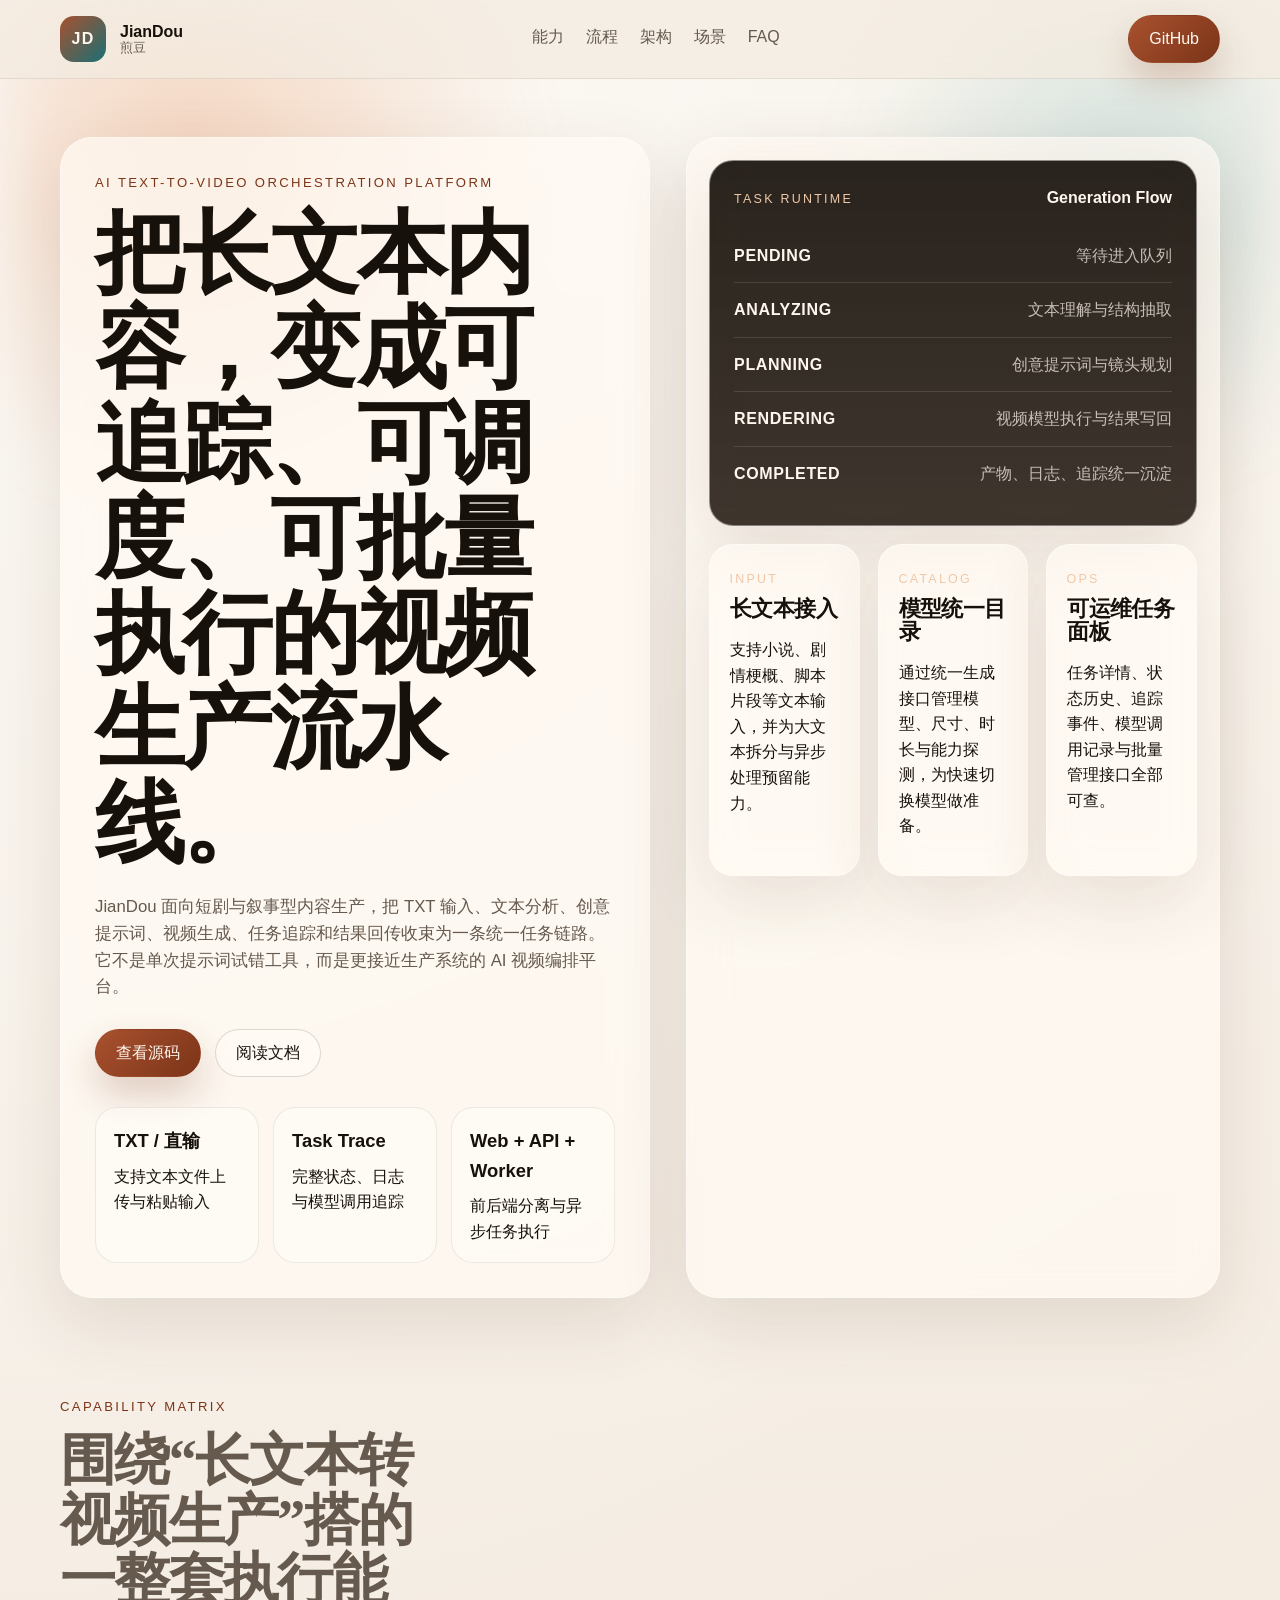
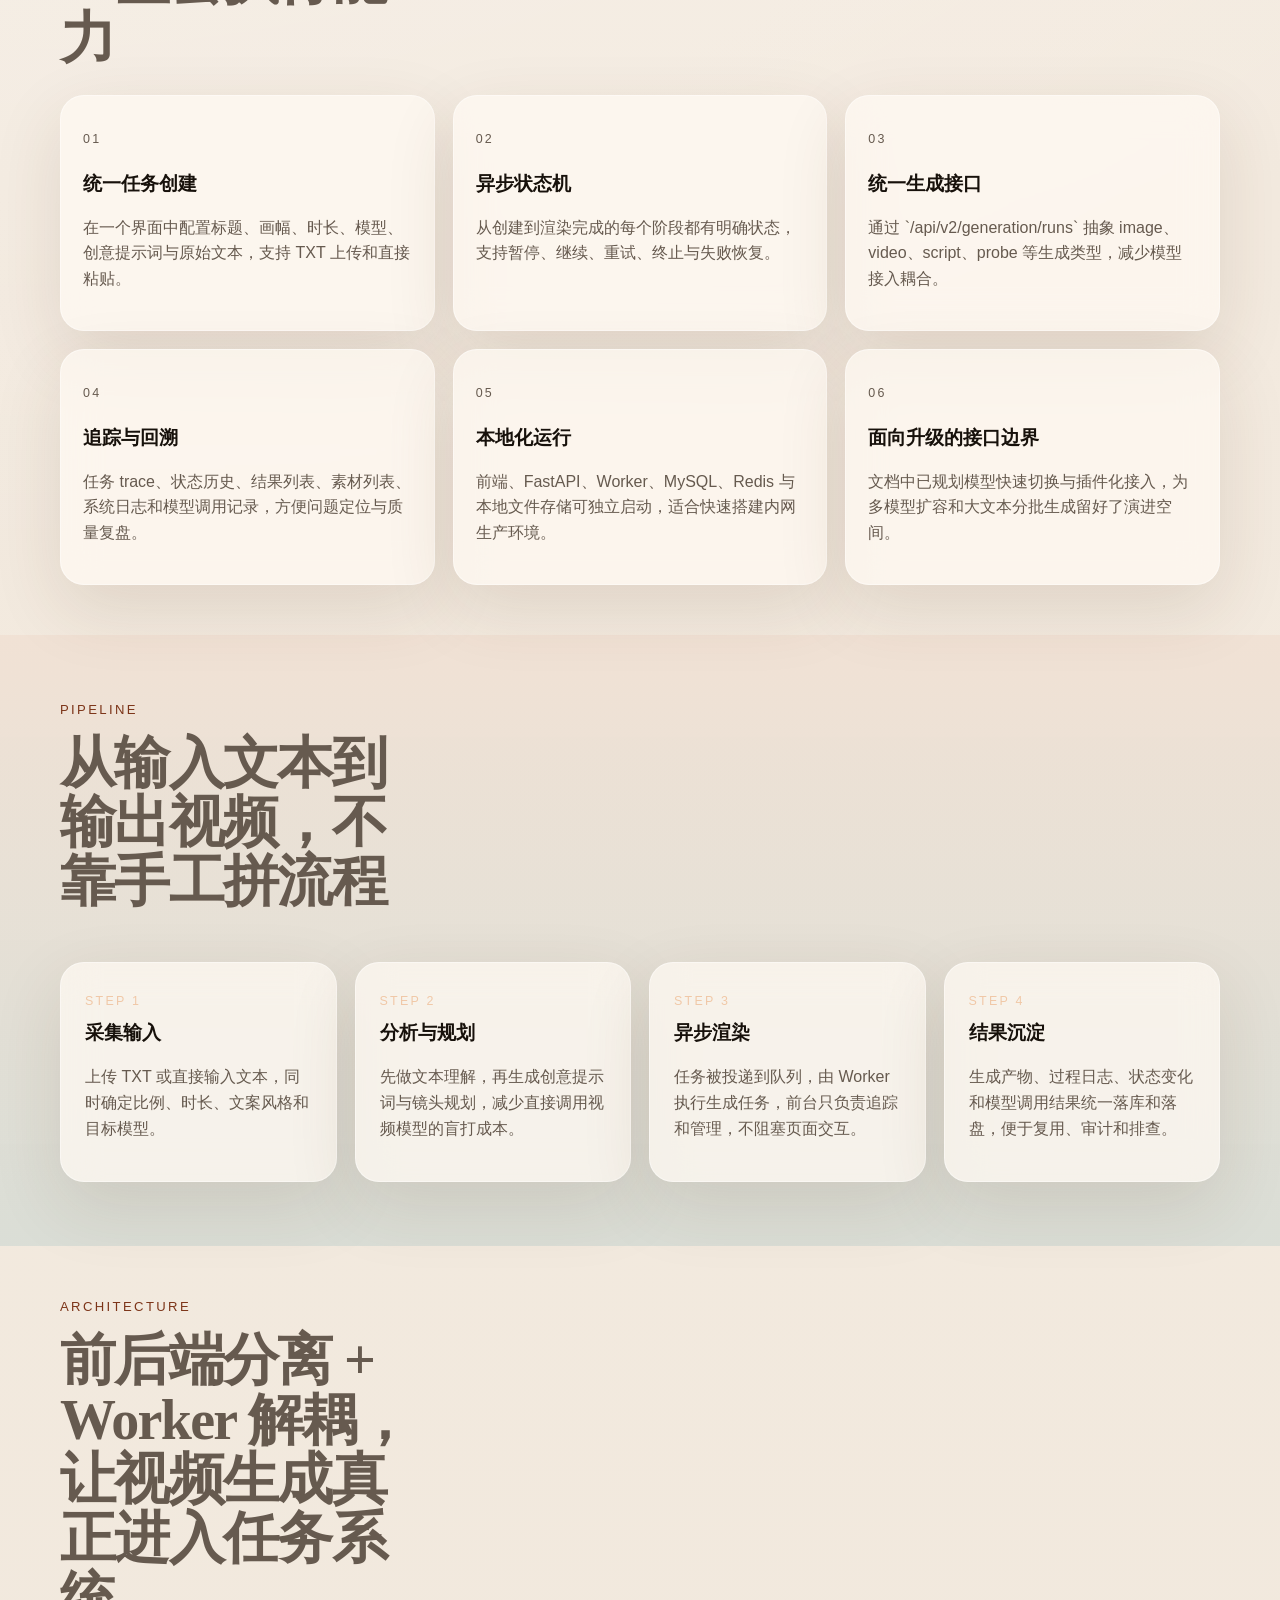
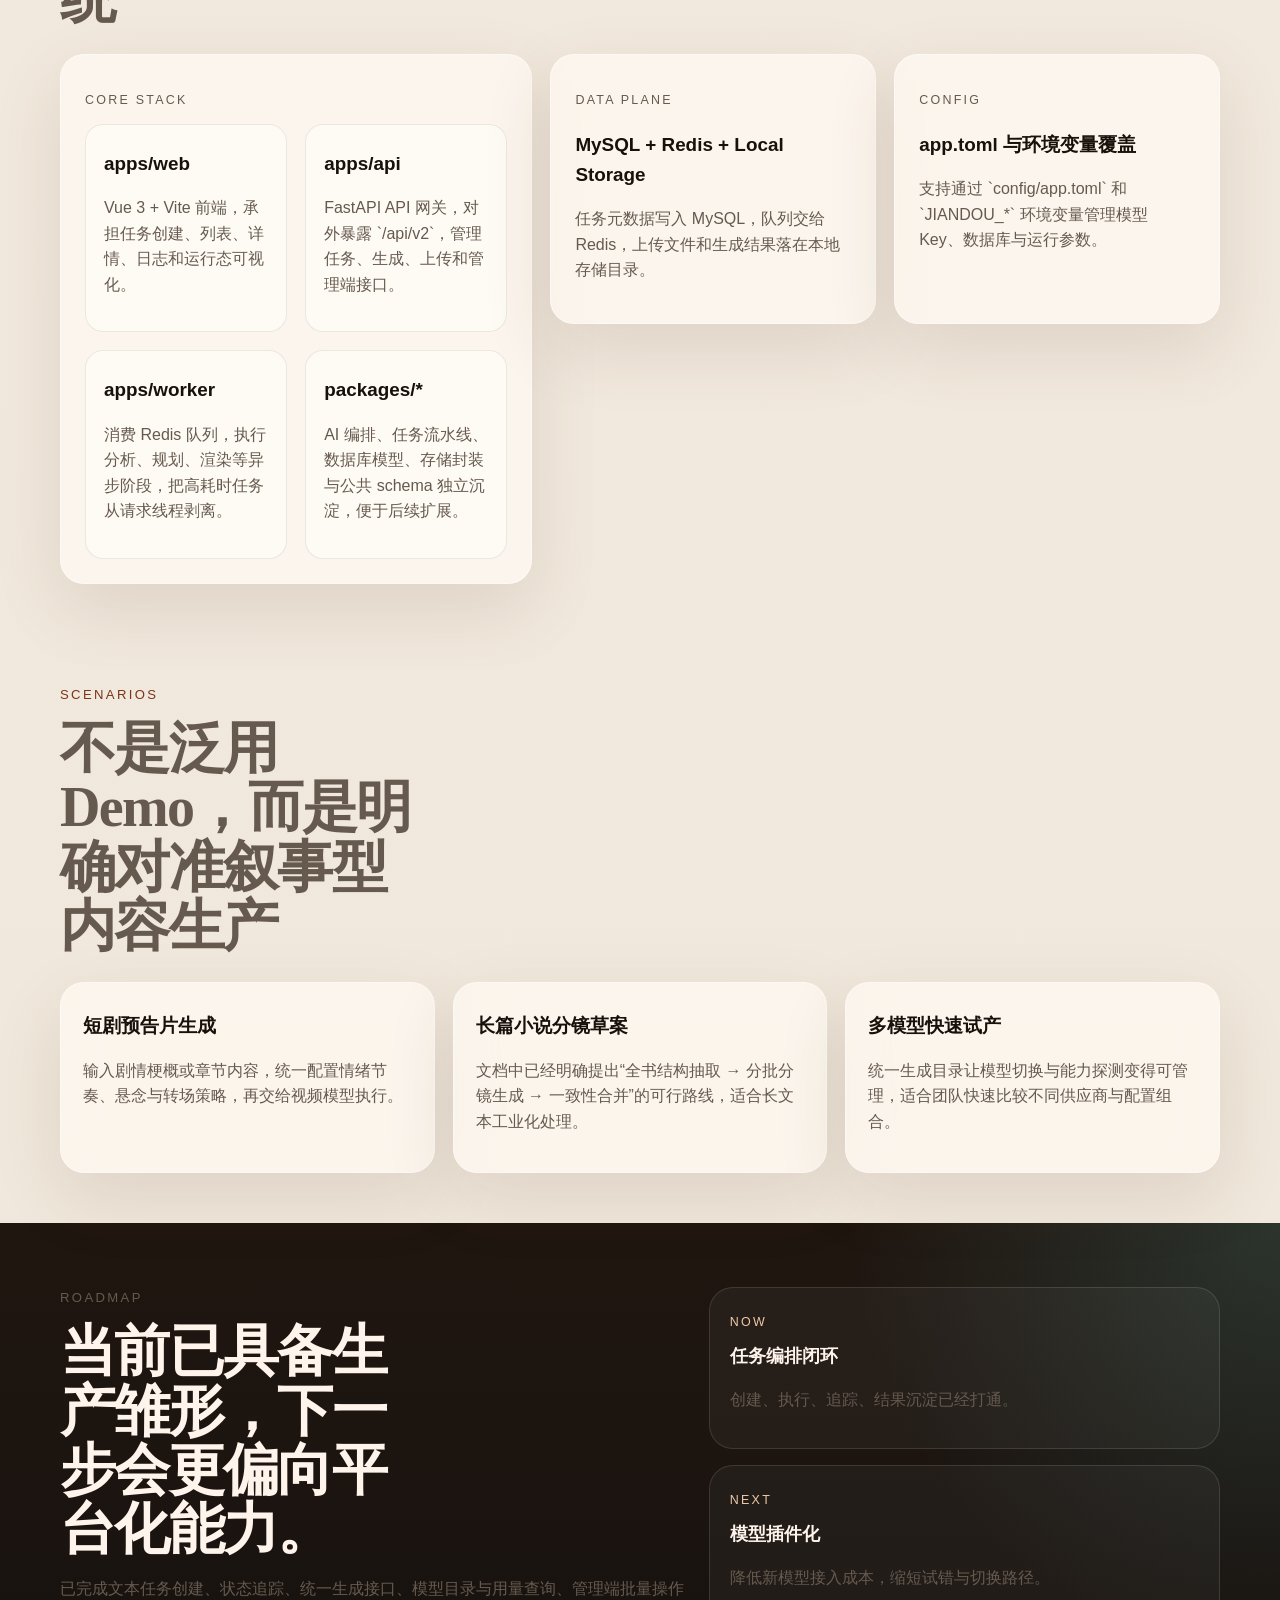
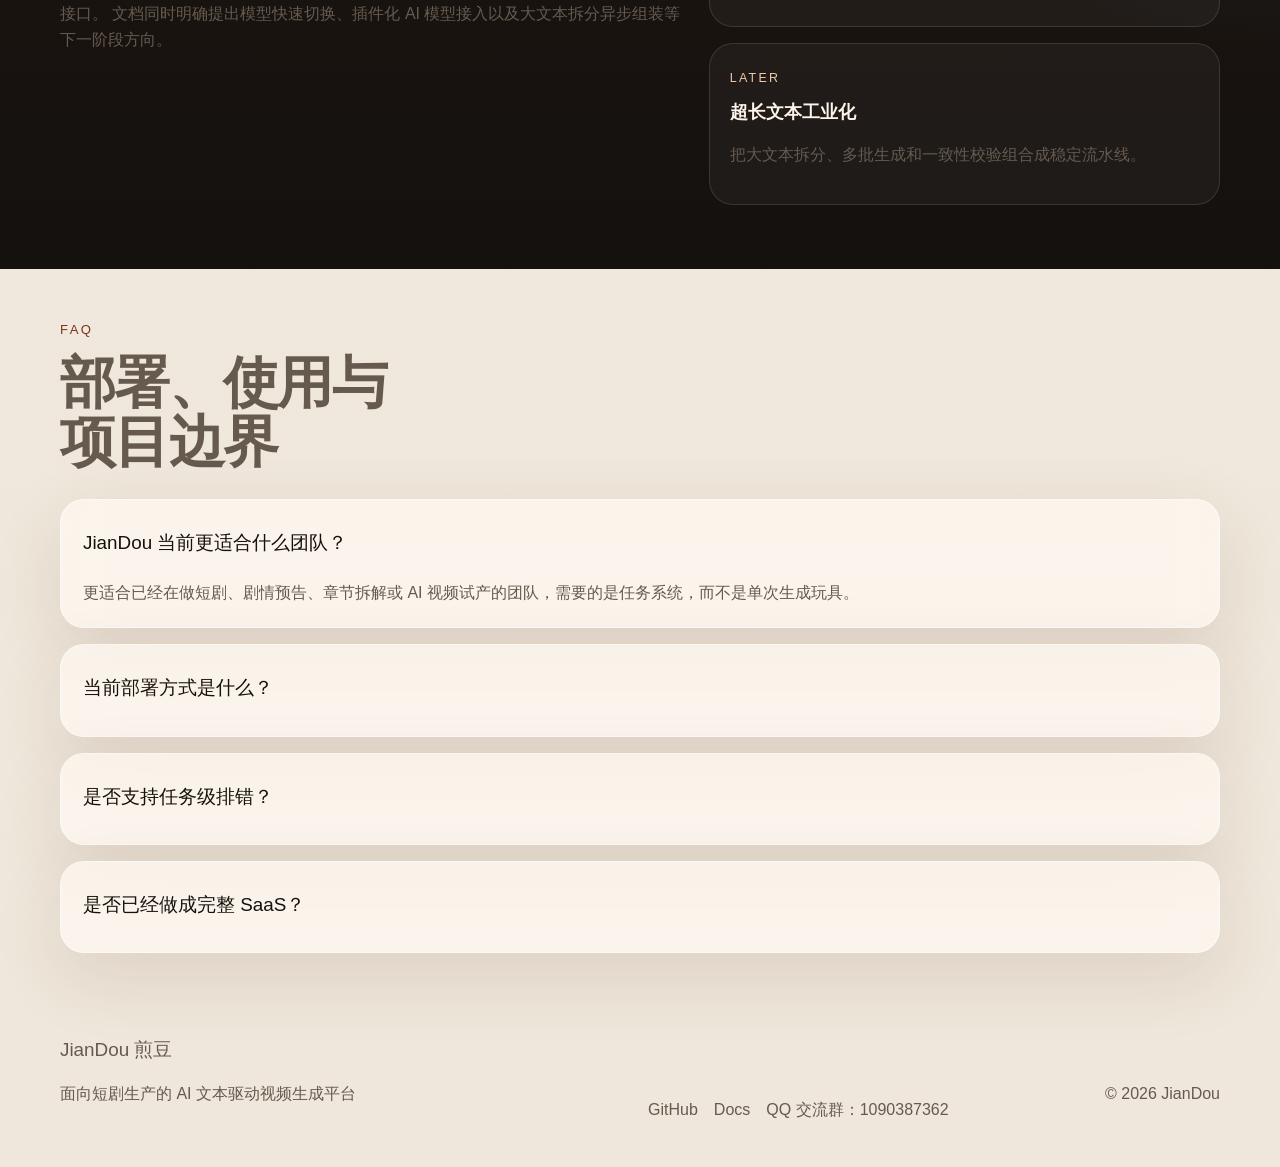
<file: index.html>
<!doctype html>
<html lang="zh-CN">
<head>
  <meta charset="utf-8">
  <meta name="viewport" content="width=device-width, initial-scale=1">
  <title>JianDou 煎豆 | 面向短剧生产的 AI 文本驱动视频生成平台</title>
  <meta
    name="description"
    content="JianDou 煎豆是一套面向短剧内容生产的 AI 文本驱动视频生成平台，支持长文本输入、任务编排、异步执行、统一模型接入与结果追踪。"
  >
  <meta name="theme-color" content="#f3eadf">
  <link rel="stylesheet" href="./styles.css">
  <script defer src="./script.js"></script>
</head>
<body>
  <div class="noise" aria-hidden="true"></div>
  <div class="halo halo--amber" aria-hidden="true"></div>
  <div class="halo halo--teal" aria-hidden="true"></div>

  <header class="site-header">
    <div class="container nav-wrap">
      <a class="brand" href="#top" aria-label="JianDou 首页">
        <span class="brand__mark">JD</span>
        <span class="brand__text">
          <strong>JianDou</strong>
          <span>煎豆</span>
        </span>
      </a>
      <nav class="site-nav" aria-label="主导航">
        <a href="#capability">能力</a>
        <a href="#pipeline">流程</a>
        <a href="#architecture">架构</a>
        <a href="#scenarios">场景</a>
        <a href="#faq">FAQ</a>
      </nav>
      <a class="nav-cta" href="https://github.com/imi4u36d/JianDou" target="_blank" rel="noreferrer">GitHub</a>
    </div>
  </header>

  <main id="top">
    <section class="hero container">
      <div class="hero__copy" data-reveal>
        <p class="eyebrow">AI Text-to-Video Orchestration Platform</p>
        <h1>把长文本内容，变成可追踪、可调度、可批量执行的视频生产流水线。</h1>
        <p class="hero__desc">
          JianDou 面向短剧与叙事型内容生产，把 TXT 输入、文本分析、创意提示词、视频生成、任务追踪和结果回传收束为一条统一任务链路。
          它不是单次提示词试错工具，而是更接近生产系统的 AI 视频编排平台。
        </p>
        <div class="hero__actions">
          <a class="btn btn--primary" href="https://github.com/imi4u36d/JianDou" target="_blank" rel="noreferrer">查看源码</a>
          <a class="btn btn--ghost" href="https://github.com/imi4u36d/JianDou/tree/main/docs" target="_blank" rel="noreferrer">阅读文档</a>
        </div>
        <ul class="hero__stats" aria-label="关键指标">
          <li>
            <strong>TXT / 直输</strong>
            <span>支持文本文件上传与粘贴输入</span>
          </li>
          <li>
            <strong>Task Trace</strong>
            <span>完整状态、日志与模型调用追踪</span>
          </li>
          <li>
            <strong>Web + API + Worker</strong>
            <span>前后端分离与异步任务执行</span>
          </li>
        </ul>
      </div>

      <div class="hero__stage" data-reveal>
        <div class="stage-card stage-card--primary">
          <div class="stage-card__top">
            <span>Task Runtime</span>
            <strong>Generation Flow</strong>
          </div>
          <ol class="task-flow" aria-label="任务状态流">
            <li><span>PENDING</span><em>等待进入队列</em></li>
            <li><span>ANALYZING</span><em>文本理解与结构抽取</em></li>
            <li><span>PLANNING</span><em>创意提示词与镜头规划</em></li>
            <li><span>RENDERING</span><em>视频模型执行与结果写回</em></li>
            <li><span>COMPLETED</span><em>产物、日志、追踪统一沉淀</em></li>
          </ol>
        </div>
        <div class="stage-grid">
          <article class="stage-card">
            <span class="stage-kicker">INPUT</span>
            <h2>长文本接入</h2>
            <p>支持小说、剧情梗概、脚本片段等文本输入，并为大文本拆分与异步处理预留能力。</p>
          </article>
          <article class="stage-card">
            <span class="stage-kicker">CATALOG</span>
            <h2>模型统一目录</h2>
            <p>通过统一生成接口管理模型、尺寸、时长与能力探测，为快速切换模型做准备。</p>
          </article>
          <article class="stage-card">
            <span class="stage-kicker">OPS</span>
            <h2>可运维任务面板</h2>
            <p>任务详情、状态历史、追踪事件、模型调用记录与批量管理接口全部可查。</p>
          </article>
        </div>
      </div>
    </section>

    <section id="capability" class="section container">
      <div class="section__head" data-reveal>
        <p class="eyebrow">Capability Matrix</p>
        <h2>围绕“长文本转视频生产”搭的一整套执行能力</h2>
      </div>
      <div class="cards cards--three">
        <article class="card card--feature" data-reveal>
          <p class="card__index">01</p>
          <h3>统一任务创建</h3>
          <p>在一个界面中配置标题、画幅、时长、模型、创意提示词与原始文本，支持 TXT 上传和直接粘贴。</p>
        </article>
        <article class="card card--feature" data-reveal>
          <p class="card__index">02</p>
          <h3>异步状态机</h3>
          <p>从创建到渲染完成的每个阶段都有明确状态，支持暂停、继续、重试、终止与失败恢复。</p>
        </article>
        <article class="card card--feature" data-reveal>
          <p class="card__index">03</p>
          <h3>统一生成接口</h3>
          <p>通过 `/api/v2/generation/runs` 抽象 image、video、script、probe 等生成类型，减少模型接入耦合。</p>
        </article>
        <article class="card card--feature" data-reveal>
          <p class="card__index">04</p>
          <h3>追踪与回溯</h3>
          <p>任务 trace、状态历史、结果列表、素材列表、系统日志和模型调用记录，方便问题定位与质量复盘。</p>
        </article>
        <article class="card card--feature" data-reveal>
          <p class="card__index">05</p>
          <h3>本地化运行</h3>
          <p>前端、FastAPI、Worker、MySQL、Redis 与本地文件存储可独立启动，适合快速搭建内网生产环境。</p>
        </article>
        <article class="card card--feature" data-reveal>
          <p class="card__index">06</p>
          <h3>面向升级的接口边界</h3>
          <p>文档中已规划模型快速切换与插件化接入，为多模型扩容和大文本分批生成留好了演进空间。</p>
        </article>
      </div>
    </section>

    <section id="pipeline" class="section section--accent">
      <div class="container pipeline-wrap">
        <div class="section__head" data-reveal>
          <p class="eyebrow">Pipeline</p>
          <h2>从输入文本到输出视频，不靠手工拼流程</h2>
        </div>
        <div class="pipeline-grid">
          <article class="pipeline-step" data-reveal>
            <span>Step 1</span>
            <h3>采集输入</h3>
            <p>上传 TXT 或直接输入文本，同时确定比例、时长、文案风格和目标模型。</p>
          </article>
          <article class="pipeline-step" data-reveal>
            <span>Step 2</span>
            <h3>分析与规划</h3>
            <p>先做文本理解，再生成创意提示词与镜头规划，减少直接调用视频模型的盲打成本。</p>
          </article>
          <article class="pipeline-step" data-reveal>
            <span>Step 3</span>
            <h3>异步渲染</h3>
            <p>任务被投递到队列，由 Worker 执行生成任务，前台只负责追踪和管理，不阻塞页面交互。</p>
          </article>
          <article class="pipeline-step" data-reveal>
            <span>Step 4</span>
            <h3>结果沉淀</h3>
            <p>生成产物、过程日志、状态变化和模型调用结果统一落库和落盘，便于复用、审计和排查。</p>
          </article>
        </div>
      </div>
    </section>

    <section id="architecture" class="section container">
      <div class="section__head" data-reveal>
        <p class="eyebrow">Architecture</p>
        <h2>前后端分离 + Worker 解耦，让视频生成真正进入任务系统</h2>
      </div>
      <div class="architecture-layout">
        <article class="arch-panel arch-panel--wide" data-reveal>
          <p class="arch-label">Core Stack</p>
          <div class="arch-matrix">
            <div>
              <h3>apps/web</h3>
              <p>Vue 3 + Vite 前端，承担任务创建、列表、详情、日志和运行态可视化。</p>
            </div>
            <div>
              <h3>apps/api</h3>
              <p>FastAPI API 网关，对外暴露 `/api/v2`，管理任务、生成、上传和管理端接口。</p>
            </div>
            <div>
              <h3>apps/worker</h3>
              <p>消费 Redis 队列，执行分析、规划、渲染等异步阶段，把高耗时任务从请求线程剥离。</p>
            </div>
            <div>
              <h3>packages/*</h3>
              <p>AI 编排、任务流水线、数据库模型、存储封装与公共 schema 独立沉淀，便于后续扩展。</p>
            </div>
          </div>
        </article>
        <article class="arch-panel" data-reveal>
          <p class="arch-label">Data Plane</p>
          <h3>MySQL + Redis + Local Storage</h3>
          <p>任务元数据写入 MySQL，队列交给 Redis，上传文件和生成结果落在本地存储目录。</p>
        </article>
        <article class="arch-panel" data-reveal>
          <p class="arch-label">Config</p>
          <h3>app.toml 与环境变量覆盖</h3>
          <p>支持通过 `config/app.toml` 和 `JIANDOU_*` 环境变量管理模型 Key、数据库与运行参数。</p>
        </article>
      </div>
    </section>

    <section id="scenarios" class="section container">
      <div class="section__head" data-reveal>
        <p class="eyebrow">Scenarios</p>
        <h2>不是泛用 Demo，而是明确对准叙事型内容生产</h2>
      </div>
      <div class="cards cards--three">
        <article class="card" data-reveal>
          <h3>短剧预告片生成</h3>
          <p>输入剧情梗概或章节内容，统一配置情绪节奏、悬念与转场策略，再交给视频模型执行。</p>
        </article>
        <article class="card" data-reveal>
          <h3>长篇小说分镜草案</h3>
          <p>文档中已经明确提出“全书结构抽取 → 分批分镜生成 → 一致性合并”的可行路线，适合长文本工业化处理。</p>
        </article>
        <article class="card" data-reveal>
          <h3>多模型快速试产</h3>
          <p>统一生成目录让模型切换与能力探测变得可管理，适合团队快速比较不同供应商与配置组合。</p>
        </article>
      </div>
    </section>

    <section class="section section--dark">
      <div class="container split-callout">
        <div data-reveal>
          <p class="eyebrow">Roadmap</p>
          <h2>当前已具备生产雏形，下一步会更偏向平台化能力。</h2>
          <p>
            已完成文本任务创建、状态追踪、统一生成接口、模型目录与用量查询、管理端批量操作接口。
            文档同时明确提出模型快速切换、插件化 AI 模型接入以及大文本拆分异步组装等下一阶段方向。
          </p>
        </div>
        <div class="milestones" data-reveal>
          <article>
            <span>Now</span>
            <strong>任务编排闭环</strong>
            <p>创建、执行、追踪、结果沉淀已经打通。</p>
          </article>
          <article>
            <span>Next</span>
            <strong>模型插件化</strong>
            <p>降低新模型接入成本，缩短试错与切换路径。</p>
          </article>
          <article>
            <span>Later</span>
            <strong>超长文本工业化</strong>
            <p>把大文本拆分、多批生成和一致性校验组合成稳定流水线。</p>
          </article>
        </div>
      </div>
    </section>

    <section id="faq" class="section container">
      <div class="section__head" data-reveal>
        <p class="eyebrow">FAQ</p>
        <h2>部署、使用与项目边界</h2>
      </div>
      <div class="faq-list">
        <details class="faq-item card" data-reveal open>
          <summary>JianDou 当前更适合什么团队？</summary>
          <p>更适合已经在做短剧、剧情预告、章节拆解或 AI 视频试产的团队，需要的是任务系统，而不是单次生成玩具。</p>
        </details>
        <details class="faq-item card" data-reveal>
          <summary>当前部署方式是什么？</summary>
          <p>文档支持 Docker Compose 和本地直跑两种模式。项目说明里同时提示：当前阶段更建议本地开发模式启动，稳定后再发 Docker 版本。</p>
        </details>
        <details class="faq-item card" data-reveal>
          <summary>是否支持任务级排错？</summary>
          <p>支持。任务详情、trace、状态历史、模型调用记录、日志和结果列表都能帮助定位问题与回溯过程。</p>
        </details>
        <details class="faq-item card" data-reveal>
          <summary>是否已经做成完整 SaaS？</summary>
          <p>还没有。当前更准确的定位是一个面向内容生产场景的 AI 视频生成平台工程基础盘，已经具备持续扩展能力。</p>
        </details>
      </div>
    </section>
  </main>

  <footer class="site-footer">
    <div class="container footer-wrap">
      <div>
        <p class="footer-title">JianDou 煎豆</p>
        <p>面向短剧生产的 AI 文本驱动视频生成平台</p>
      </div>
      <div class="footer-links">
        <a href="https://github.com/imi4u36d/JianDou" target="_blank" rel="noreferrer">GitHub</a>
        <a href="https://github.com/imi4u36d/JianDou/tree/main/docs" target="_blank" rel="noreferrer">Docs</a>
        <span>QQ 交流群：1090387362</span>
      </div>
      <p>© <span id="year"></span> JianDou</p>
    </div>
  </footer>
</body>
</html>
</file>
<file: styles.css>
:root {
  --bg: #f3eadf;
  --bg-strong: #efe2d4;
  --surface: rgba(255, 250, 243, 0.72);
  --surface-strong: rgba(255, 248, 238, 0.9);
  --surface-dark: #171717;
  --text: #17110b;
  --muted: #665a4f;
  --line: rgba(23, 17, 11, 0.12);
  --accent: #a8512f;
  --accent-deep: #7c3418;
  --accent-soft: #f0c8a7;
  --teal: #1b6f74;
  --shadow: 0 24px 70px rgba(83, 50, 28, 0.12);
  --radius-xl: 32px;
  --radius-lg: 24px;
  --radius-md: 18px;
  --container: min(1160px, calc(100vw - 40px));
  --serif: "Iowan Old Style", "Palatino Linotype", "Book Antiqua", "Noto Serif SC", "Songti SC", serif;
  --sans: "Avenir Next", "PingFang SC", "Hiragino Sans GB", "Microsoft YaHei", sans-serif;
}

* {
  box-sizing: border-box;
}

html {
  scroll-behavior: smooth;
}

body {
  margin: 0;
  color: var(--text);
  font-family: var(--sans);
  background:
    radial-gradient(circle at top left, rgba(255, 255, 255, 0.5), transparent 36%),
    linear-gradient(180deg, #f8f2e9 0%, #f3eadf 30%, #efe7db 100%);
  line-height: 1.6;
}

a {
  color: inherit;
  text-decoration: none;
}

button,
input,
textarea,
select {
  font: inherit;
}

.noise,
.halo {
  pointer-events: none;
  position: fixed;
  inset: 0;
  z-index: -2;
}

.noise {
  opacity: 0.08;
  background-image:
    linear-gradient(0deg, transparent 24%, rgba(0, 0, 0, 0.06) 25%, transparent 26%),
    linear-gradient(90deg, transparent 24%, rgba(0, 0, 0, 0.05) 25%, transparent 26%);
  background-size: 12px 12px;
}

.halo {
  z-index: -1;
  filter: blur(30px);
}

.halo--amber {
  background: radial-gradient(circle at 15% 18%, rgba(234, 157, 109, 0.38), transparent 26%);
}

.halo--teal {
  background: radial-gradient(circle at 88% 22%, rgba(36, 137, 142, 0.18), transparent 22%);
}

.container {
  width: var(--container);
  margin: 0 auto;
}

.site-header {
  position: sticky;
  top: 0;
  z-index: 20;
  backdrop-filter: blur(16px);
  background: rgba(243, 234, 223, 0.72);
  border-bottom: 1px solid rgba(23, 17, 11, 0.08);
}

.nav-wrap {
  display: flex;
  align-items: center;
  justify-content: space-between;
  gap: 24px;
  min-height: 78px;
}

.brand {
  display: inline-flex;
  align-items: center;
  gap: 14px;
}

.brand__mark {
  display: inline-grid;
  place-items: center;
  width: 46px;
  height: 46px;
  border-radius: 14px;
  background: linear-gradient(135deg, var(--accent), var(--teal));
  color: #fff6ee;
  font-weight: 700;
  letter-spacing: 0.08em;
}

.brand__text {
  display: grid;
  line-height: 1.05;
}

.brand__text strong {
  font-size: 1rem;
}

.brand__text span {
  color: var(--muted);
  font-size: 0.82rem;
}

.site-nav {
  display: inline-flex;
  align-items: center;
  gap: 22px;
  color: var(--muted);
}

.site-nav a {
  position: relative;
  padding-bottom: 4px;
}

.site-nav a::after {
  content: "";
  position: absolute;
  left: 0;
  bottom: 0;
  width: 100%;
  height: 1px;
  background: currentColor;
  transform: scaleX(0);
  transform-origin: left;
  transition: transform 180ms ease;
}

.site-nav a:hover::after,
.site-nav a:focus-visible::after {
  transform: scaleX(1);
}

.nav-cta,
.btn {
  display: inline-flex;
  align-items: center;
  justify-content: center;
  min-height: 48px;
  padding: 0 20px;
  border-radius: 999px;
  border: 1px solid transparent;
  transition: transform 180ms ease, box-shadow 180ms ease, border-color 180ms ease, background 180ms ease;
}

.nav-cta,
.btn--primary {
  background: linear-gradient(135deg, var(--accent), var(--accent-deep));
  color: #fff8f0;
  box-shadow: 0 18px 36px rgba(124, 52, 24, 0.22);
}

.btn--ghost {
  background: rgba(255, 250, 244, 0.65);
  border-color: rgba(23, 17, 11, 0.14);
}

.nav-cta:hover,
.btn:hover {
  transform: translateY(-2px);
}

.hero {
  display: grid;
  grid-template-columns: minmax(0, 1.05fr) minmax(0, 0.95fr);
  gap: 36px;
  padding: 58px 0 48px;
}

.hero__copy,
.hero__stage,
.card,
.stage-card,
.arch-panel,
.pipeline-step,
.faq-item {
  background: var(--surface);
  border: 1px solid rgba(255, 255, 255, 0.44);
  box-shadow: var(--shadow);
  backdrop-filter: blur(18px);
}

.hero__copy {
  padding: 34px;
  border-radius: var(--radius-xl);
}

.eyebrow {
  margin: 0 0 14px;
  color: var(--accent-deep);
  font-size: 0.82rem;
  letter-spacing: 0.18em;
  text-transform: uppercase;
}

h1,
h2 {
  margin: 0;
  font-family: var(--serif);
  line-height: 1.06;
  letter-spacing: -0.03em;
}

h1 {
  font-size: clamp(2.9rem, 7vw, 5.8rem);
  max-width: 12ch;
}

h2 {
  font-size: clamp(2rem, 4.4vw, 3.5rem);
  max-width: 13ch;
}

.hero__desc,
.section__head,
.card p,
.arch-panel p,
.pipeline-step p,
.faq-item p,
.split-callout p {
  color: var(--muted);
}

.hero__desc {
  margin: 22px 0 0;
  max-width: 58ch;
  font-size: 1.05rem;
}

.hero__actions {
  display: flex;
  flex-wrap: wrap;
  gap: 14px;
  margin-top: 28px;
}

.hero__stats {
  display: grid;
  grid-template-columns: repeat(3, minmax(0, 1fr));
  gap: 14px;
  margin: 30px 0 0;
  padding: 0;
  list-style: none;
}

.hero__stats li {
  padding: 18px;
  border-radius: 22px;
  background: rgba(255, 252, 247, 0.58);
  border: 1px solid rgba(23, 17, 11, 0.08);
}

.hero__stats strong {
  display: block;
  margin-bottom: 8px;
  font-size: 1.15rem;
}

.hero__stage {
  padding: 22px;
  border-radius: var(--radius-xl);
}

.stage-card {
  padding: 20px;
  border-radius: var(--radius-lg);
}

.stage-card--primary {
  padding: 24px;
  margin-bottom: 18px;
  background: linear-gradient(180deg, rgba(23, 17, 11, 0.92), rgba(36, 26, 18, 0.88));
  color: #fff6ee;
}

.stage-card__top {
  display: flex;
  align-items: baseline;
  justify-content: space-between;
  gap: 16px;
  margin-bottom: 18px;
}

.stage-card__top span,
.stage-kicker,
.arch-label,
.card__index,
.pipeline-step span,
.milestones span {
  display: inline-block;
  color: var(--accent-soft);
  font-size: 0.78rem;
  letter-spacing: 0.18em;
  text-transform: uppercase;
}

.task-flow {
  margin: 0;
  padding: 0;
  list-style: none;
}

.task-flow li {
  display: flex;
  justify-content: space-between;
  gap: 14px;
  padding: 14px 0;
  border-bottom: 1px solid rgba(255, 255, 255, 0.12);
}

.task-flow li:last-child {
  border-bottom: 0;
}

.task-flow span {
  font-weight: 700;
  letter-spacing: 0.04em;
}

.task-flow em {
  font-style: normal;
  color: rgba(255, 246, 238, 0.72);
}

.stage-grid {
  display: grid;
  grid-template-columns: repeat(3, minmax(0, 1fr));
  gap: 18px;
}

.stage-grid h2,
.stage-card h2 {
  margin-top: 8px;
  font-size: 1.35rem;
  max-width: none;
}

.section {
  padding: 50px 0;
}

.section--accent {
  padding: 64px 0;
  background:
    linear-gradient(180deg, rgba(211, 133, 89, 0.11), rgba(36, 111, 116, 0.12)),
    rgba(255, 255, 255, 0.18);
}

.section--dark {
  padding: 64px 0;
  background:
    radial-gradient(circle at top right, rgba(87, 159, 152, 0.22), transparent 30%),
    linear-gradient(180deg, #201610 0%, #14110f 100%);
  color: #fff4eb;
}

.section__head {
  margin-bottom: 26px;
}

.cards {
  display: grid;
  gap: 18px;
}

.cards--three {
  grid-template-columns: repeat(3, minmax(0, 1fr));
}

.card {
  padding: 22px;
  border-radius: var(--radius-lg);
}

.card__index {
  color: var(--accent);
}

.card h3,
.pipeline-step h3,
.arch-panel h3,
.faq-item summary,
.footer-title {
  margin: 6px 0 10px;
  font-size: 1.18rem;
}

.pipeline-wrap {
  display: grid;
  gap: 24px;
}

.pipeline-grid {
  display: grid;
  grid-template-columns: repeat(4, minmax(0, 1fr));
  gap: 18px;
}

.pipeline-step {
  padding: 24px;
  border-radius: var(--radius-lg);
}

.architecture-layout {
  display: grid;
  grid-template-columns: 1.45fr 1fr 1fr;
  gap: 18px;
}

.arch-panel {
  padding: 24px;
  border-radius: var(--radius-lg);
}

.arch-panel--wide {
  grid-row: span 2;
}

.arch-matrix {
  display: grid;
  grid-template-columns: repeat(2, minmax(0, 1fr));
  gap: 18px;
}

.arch-matrix div {
  padding: 18px;
  border-radius: 18px;
  background: rgba(255, 253, 249, 0.62);
  border: 1px solid rgba(23, 17, 11, 0.08);
}

.split-callout {
  display: grid;
  grid-template-columns: minmax(0, 1.1fr) minmax(0, 0.9fr);
  gap: 24px;
  align-items: start;
}

.milestones {
  display: grid;
  gap: 16px;
}

.milestones article {
  padding: 20px;
  border-radius: var(--radius-lg);
  border: 1px solid rgba(255, 244, 235, 0.12);
  background: rgba(255, 255, 255, 0.04);
}

.milestones strong {
  display: block;
  margin: 8px 0;
  font-size: 1.12rem;
}

.faq-list {
  display: grid;
  gap: 16px;
}

.faq-item summary {
  cursor: pointer;
  list-style: none;
}

.faq-item summary::-webkit-details-marker {
  display: none;
}

.faq-item p {
  margin: 0;
  padding-top: 12px;
}

.site-footer {
  padding: 26px 0 44px;
}

.footer-wrap {
  display: grid;
  grid-template-columns: 1.3fr 1fr auto;
  gap: 20px;
  align-items: end;
  color: var(--muted);
}

.footer-links {
  display: flex;
  flex-wrap: wrap;
  gap: 16px;
}

[data-reveal] {
  opacity: 0;
  transform: translateY(22px);
  transition: opacity 600ms ease, transform 600ms ease;
}

[data-reveal].is-visible {
  opacity: 1;
  transform: translateY(0);
}

@media (max-width: 1080px) {
  .hero,
  .split-callout,
  .architecture-layout {
    grid-template-columns: 1fr;
  }

  .cards--three,
  .stage-grid,
  .pipeline-grid,
  .arch-matrix,
  .footer-wrap {
    grid-template-columns: repeat(2, minmax(0, 1fr));
  }

  .arch-panel--wide {
    grid-row: auto;
  }
}

@media (max-width: 760px) {
  .nav-wrap {
    flex-wrap: wrap;
    justify-content: center;
    padding: 14px 0;
  }

  .site-nav {
    order: 3;
    width: 100%;
    justify-content: center;
    flex-wrap: wrap;
    gap: 16px;
  }

  .hero {
    padding-top: 32px;
  }

  .hero__copy,
  .hero__stage,
  .card,
  .stage-card,
  .arch-panel,
  .pipeline-step {
    padding: 20px;
  }

  h1 {
    font-size: clamp(2.4rem, 13vw, 4rem);
  }

  h2 {
    font-size: clamp(1.8rem, 10vw, 2.8rem);
  }

  .hero__stats,
  .cards--three,
  .stage-grid,
  .pipeline-grid,
  .arch-matrix,
  .footer-wrap {
    grid-template-columns: 1fr;
  }

  .hero__actions,
  .footer-links {
    flex-direction: column;
    align-items: stretch;
  }
}
</file>
